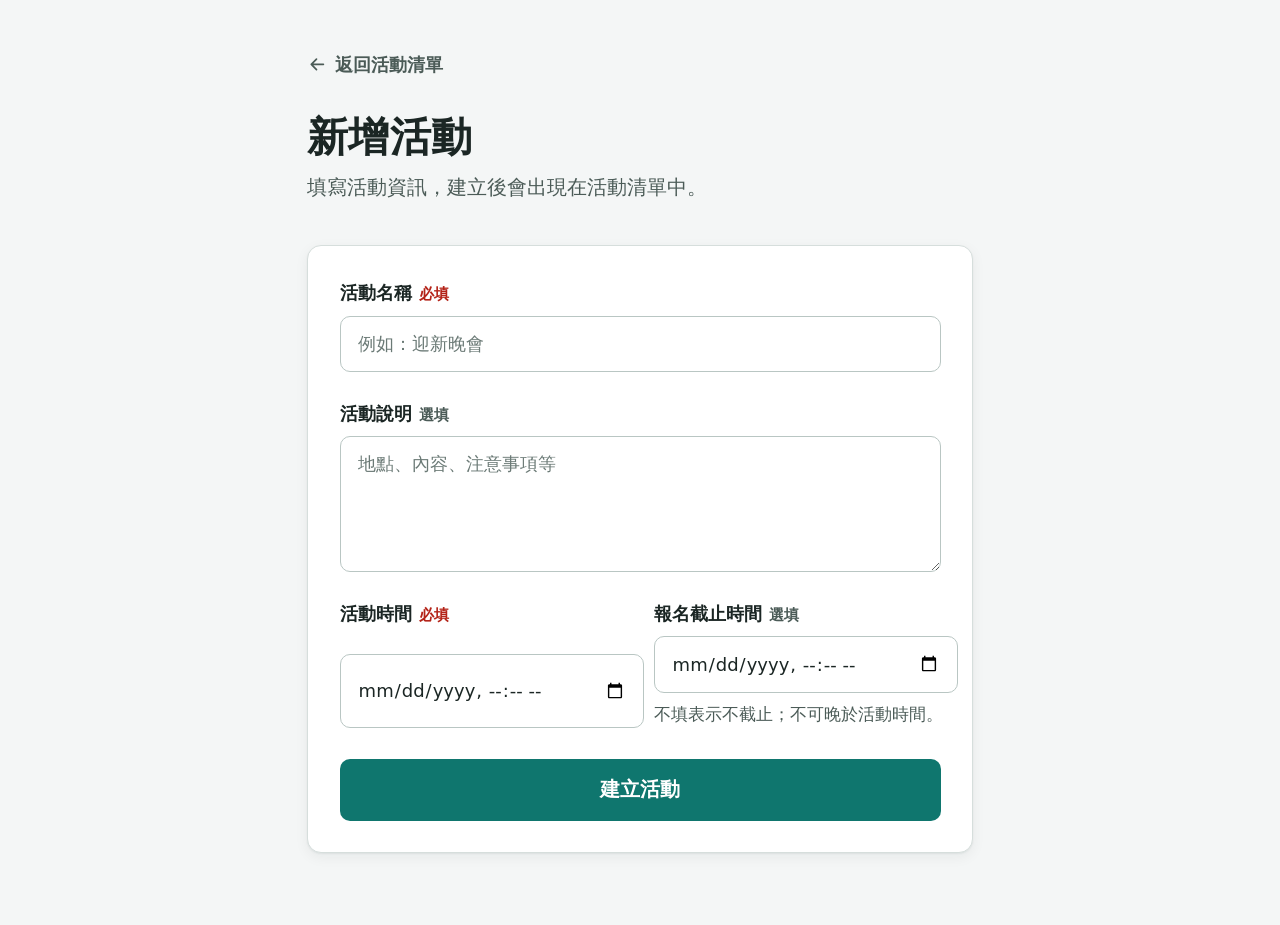
<file: frontend/create.html>
<!DOCTYPE html>
<html lang="zh-TW">
<head>
    <meta charset="UTF-8">
    <meta name="viewport" content="width=device-width, initial-scale=1">
    <title>新增活動｜活動報名平台</title>
    <link rel="stylesheet" href="css/style.css">
</head>
<body>
<main class="container narrow">
    <a href="index.html" class="back-link">
        <svg class="icon" viewBox="0 0 24 24" aria-hidden="true"><path d="M19 12H5M11 6l-6 6 6 6"/></svg>
        返回活動清單
    </a>

    <header class="page-head">
        <div>
            <h1>新增活動</h1>
            <p class="lead">填寫活動資訊，建立後會出現在活動清單中。</p>
        </div>
    </header>

    <form id="create-form" class="panel form-panel">
        <div class="field">
            <label for="title">活動名稱<span class="field-tag required">必填</span></label>
            <input type="text" id="title" required maxlength="100" placeholder="例如：迎新晚會">
        </div>

        <div class="field">
            <label for="description">活動說明<span class="field-tag">選填</span></label>
            <textarea id="description" rows="4" placeholder="地點、內容、注意事項等"></textarea>
        </div>

        <div class="field-row">
            <div class="field">
                <label for="event_date">活動時間<span class="field-tag required">必填</span></label>
                <input type="datetime-local" id="event_date" required>
            </div>

            <div class="field">
                <label for="deadline">報名截止時間<span class="field-tag">選填</span></label>
                <input type="datetime-local" id="deadline" aria-describedby="deadline-hint">
                <p id="deadline-hint" class="hint">不填表示不截止；不可晚於活動時間。</p>
            </div>
        </div>

        <div class="form-actions">
            <button type="submit" id="submit-btn" class="btn btn-primary">建立活動</button>
        </div>
    </form>
</main>

<script src="js/api.js"></script>
<script>
    document.getElementById('create-form').addEventListener('submit', async (e) => {
        e.preventDefault();
        const data = {
            title: document.getElementById('title').value.trim(),
            description: document.getElementById('description').value.trim(),
            event_date: document.getElementById('event_date').value.replace('T', ' '),
            deadline: document.getElementById('deadline').value.replace('T', ' ')
        };

        if (!data.title) {
            alert('活動名稱不可只有空白！');
            return;
        }
        // 格式都是 YYYY-MM-DD HH:MM，可以直接用字串比較先後
        if (data.deadline && data.event_date && data.deadline > data.event_date) {
            alert('報名截止時間不可晚於活動時間！');
            return;
        }

        // 送出期間停用按鈕，避免連點重複建立
        const btn = document.getElementById('submit-btn');
        btn.disabled = true;
        const res = await createEvent(data);
        btn.disabled = false;

        if (res.ok) {
            alert('活動建立成功！');
            window.location.href = 'index.html';
        } else {
            alert('建立失敗：' + res.error);
        }
    });
</script>
</body>
</html>
</file>
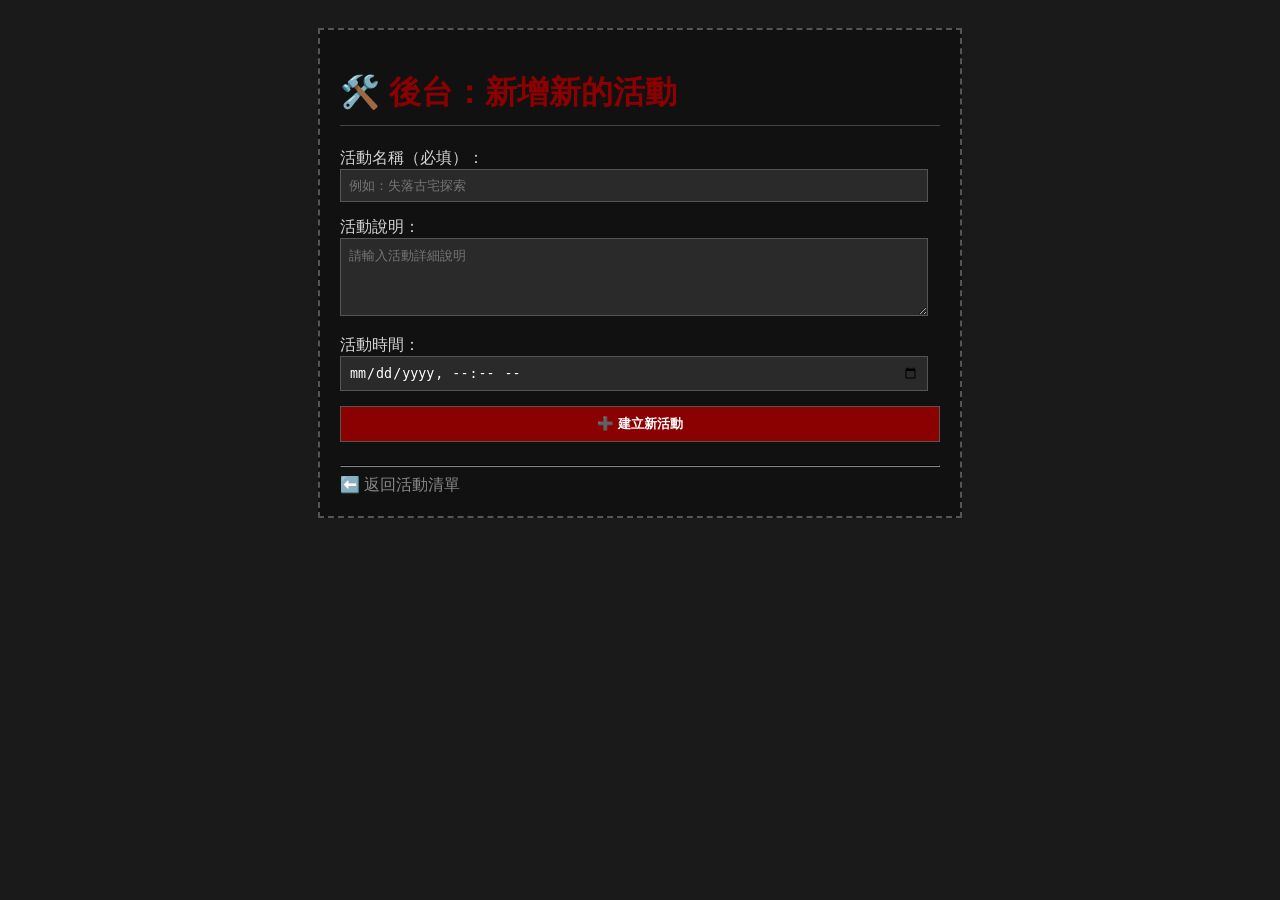
<file: frontend/index (2).html>
<!DOCTYPE html>
<html lang="zh-TW">
<head>
    <meta charset="UTF-8">
    <title>🏚️ 廢墟活動平台 - 新增活動</title>
    <style>
        body { background-color: #1a1a1a; color: #d4d4d4; font-family: sans-serif; padding: 20px; }
        .container { max-width: 600px; margin: 0 auto; border: 2px dashed #555; padding: 20px; background-color: #111; }
        h1 { color: #8b0000; border-bottom: 1px solid #444; padding-bottom: 10px; }
        input, textarea, button { background-color: #2a2a2a; border: 1px solid #555; color: #fff; padding: 8px; width: 95%; margin-bottom: 15px; }
        button { background-color: #8b0000; font-weight: bold; cursor: pointer; width: 100%; }
        button:hover { background-color: #ff0000; }
        .back-link { color: #888; text-decoration: none; }
        .back-link:hover { color: #fff; }
    </style>
</head>
<body>
<div class="container">
    <h1>🛠️ 後台：新增新的活動</h1>
    <form id="create-form">
        <label>活動名稱（必填）：</label>
        <input type="text" id="title" required placeholder="例如：失落古宅探索">
        
        <label>活動說明：</label>
        <textarea id="description" rows="4" placeholder="請輸入活動詳細說明"></textarea>
        
        <label>活動時間：</label>
        <input type="datetime-local" id="event_date" required>
        
        <button type="submit">➕ 建立新活動</button>
    </form>
    <hr style="border-color: #333;">
    <a href="index.html" class="back-link">⬅️ 返回活動清單</a>
</div>

<script src="js/api.js"></script>
<script>
    document.getElementById('create-form').addEventListener('submit', async (e) => {
        e.preventDefault();
        const data = {
            title: document.getElementById('title').value.trim(),
            description: document.getElementById('description').value.trim(),
            event_date: document.getElementById('event_date').value.replace('T', ' ')
        };
        
        const res = await createEvent(data);
        if (res.ok) {
            alert('活動建立成功！');
            window.location.href = 'index.html';
        } else {
            alert('建立失敗：' + res.error);
        }
    });
</script>
</body>
</html>
</file>
<file: frontend/css/style.css>
/* =========================================================
   活動報名平台：共用樣式（淺色系、大字級）
   主色：深青綠 #0f766e（白底對比 5.4:1，符合 WCAG AA）
   ========================================================= */

:root {
    --primary: #0f766e;
    --primary-hover: #115e59;
    --primary-soft: #e6f2f0;
    --primary-ring: #8fcfc6;

    --bg: #f4f6f6;
    --surface: #ffffff;
    --surface-muted: #eef1f1;
    --border: #d6dedc;
    --border-strong: #b9c6c3;

    --text: #1b2624;
    --text-muted: #4b5b57;

    --error: #b42318;
    --error-soft: #fdeceb;
    --error-border: #f3c1bc;

    --radius: 14px;
    --radius-sm: 10px;
    --shadow: 0 1px 2px rgba(16, 38, 34, 0.06), 0 4px 14px rgba(16, 38, 34, 0.06);

    --font: "Noto Sans TC", "Microsoft JhengHei", "PingFang TC", "Heiti TC", system-ui, sans-serif;
}

*,
*::before,
*::after {
    box-sizing: border-box;
}

html {
    font-size: 112.5%; /* 18px */
    -webkit-text-size-adjust: 100%;
}

body {
    margin: 0;
    background-color: var(--bg);
    color: var(--text);
    font-family: var(--font);
    font-size: 1rem;
    line-height: 1.65;
}

/* ---------- 版面 ---------- */

.container {
    max-width: 1000px;
    margin: 0 auto;
    padding: 2.5rem 1.5rem 4rem;
}

.container.narrow {
    max-width: 720px;
}

h1,
h2,
h3 {
    margin: 0;
    line-height: 1.3;
    font-weight: 700;
    color: var(--text);
}

h1 {
    font-size: 2.25rem; /* 約 40px */
    letter-spacing: 0.01em;
}

h2 {
    font-size: 1.5rem; /* 約 27px */
}

p {
    margin: 0;
}

.page-head {
    display: flex;
    flex-wrap: wrap;
    align-items: flex-end;
    justify-content: space-between;
    gap: 1.25rem;
    margin-bottom: 2.25rem;
}

.page-head .lead {
    margin-top: 0.5rem;
}

.lead {
    font-size: 1.1rem;
    color: var(--text-muted);
}

.section-head {
    margin-bottom: 1.25rem;
}

.panel {
    background: var(--surface);
    border: 1px solid var(--border);
    border-radius: var(--radius);
    box-shadow: var(--shadow);
    padding: 1.75rem;
}

.panel + .panel {
    margin-top: 1.5rem;
}

.eyebrow {
    font-size: 0.95rem;
    font-weight: 700;
    color: var(--primary-hover);
}

/* ---------- 圖示 ---------- */

.icon {
    width: 1.15em;
    height: 1.15em;
    flex-shrink: 0;
    vertical-align: -0.2em;
    fill: none;
    stroke: currentColor;
    stroke-width: 2;
    stroke-linecap: round;
    stroke-linejoin: round;
}

/* ---------- 連結與按鈕 ---------- */

a {
    color: var(--primary);
}

a:hover {
    color: var(--primary-hover);
}

:focus-visible {
    outline: 3px solid var(--primary);
    outline-offset: 3px;
}

.back-link {
    display: inline-flex;
    align-items: center;
    gap: 0.4rem;
    margin-bottom: 1.5rem;
    padding: 0.25rem 0;
    font-weight: 600;
    text-decoration: none;
    color: var(--text-muted);
    border-radius: 6px;
}

.back-link:hover {
    color: var(--primary);
}

.btn {
    display: inline-flex;
    align-items: center;
    justify-content: center;
    gap: 0.45rem;
    min-height: 3rem;
    padding: 0.65rem 1.4rem;
    border: 1px solid transparent;
    border-radius: var(--radius-sm);
    font-family: inherit;
    font-size: 1rem;
    font-weight: 700;
    line-height: 1.3;
    text-decoration: none;
    cursor: pointer;
    transition: background-color 0.15s ease, border-color 0.15s ease, color 0.15s ease;
}

.btn-primary {
    background-color: var(--primary);
    color: #fff;
}

.btn-primary:hover {
    background-color: var(--primary-hover);
    color: #fff;
}

.btn-secondary {
    background-color: var(--surface);
    color: var(--primary-hover);
    border-color: var(--border-strong);
}

.btn-secondary:hover {
    background-color: var(--primary-soft);
    border-color: var(--primary);
    color: var(--primary-hover);
}

.btn:disabled,
.btn-disabled,
.btn-disabled:hover {
    background-color: #e3e8e7;
    border-color: #e3e8e7;
    color: #56625f;
    cursor: not-allowed;
}

/* ---------- 首頁：活動卡片 ---------- */

.event-grid {
    display: grid;
    grid-template-columns: repeat(auto-fill, minmax(min(100%, 400px), 1fr));
    gap: 1.5rem;
}

.event-grid > p {
    grid-column: 1 / -1;
}

.event-card {
    display: flex;
    flex-direction: column;
    gap: 1rem;
    background: var(--surface);
    border: 1px solid var(--border);
    border-radius: var(--radius);
    box-shadow: var(--shadow);
    padding: 1.6rem 1.6rem 1.5rem;
}

.event-card-head {
    display: flex;
    align-items: flex-start;
    justify-content: space-between;
    gap: 0.75rem;
}

.event-title {
    font-size: 1.35rem;
    overflow-wrap: anywhere;
}

.event-desc {
    color: var(--text-muted);
    overflow-wrap: anywhere;
    white-space: pre-line;
}

.event-meta {
    display: grid;
    gap: 0.5rem;
    margin: 0;
    padding: 1rem 1.1rem;
    background: var(--bg);
    border-radius: var(--radius-sm);
}

.event-meta > div {
    display: flex;
    flex-wrap: wrap;
    align-items: baseline;
    column-gap: 0.75rem;
}

.event-meta dt {
    display: inline-flex;
    align-items: center;
    gap: 0.4rem;
    min-width: 6.5em;
    color: var(--text-muted);
}

.event-meta dt .icon {
    color: var(--primary);
}

.event-meta dd {
    margin: 0;
    font-weight: 600;
}

.count {
    font-size: 1.15em;
    font-weight: 700;
    color: var(--primary-hover);
}

.card-actions {
    display: flex;
    flex-wrap: wrap;
    gap: 0.75rem;
    margin-top: auto;
}

.card-actions .btn {
    flex: 1 1 9rem;
}

.badge {
    flex-shrink: 0;
    display: inline-block;
    padding: 0.15rem 0.7rem;
    border-radius: 999px;
    font-size: 0.9rem;
    font-weight: 700;
    white-space: nowrap;
}

.badge-open {
    background: var(--primary-soft);
    color: var(--primary-hover);
}

.badge-closed {
    background: #e3e8e7;
    color: #46524f;
}

/* 已截止：卡片淡化 */
.event-card.closed {
    background: var(--surface-muted);
    box-shadow: none;
}

.event-card.closed .event-title,
.event-card.closed .event-meta dd,
.event-card.closed .count {
    color: var(--text-muted);
}

.event-card.closed .event-meta {
    background: #e6eaea;
}

.event-card.closed .event-meta dt .icon {
    color: var(--text-muted);
}

/* ---------- 表單 ---------- */

.form-panel {
    display: grid;
    gap: 1.5rem;
}

.field {
    display: grid;
    gap: 0.45rem;
}

.field-row {
    display: grid;
    grid-template-columns: repeat(auto-fit, minmax(min(100%, 260px), 1fr));
    gap: 1.5rem;
}

label {
    font-weight: 700;
}

.field-tag {
    margin-left: 0.4rem;
    font-size: 0.85rem;
    font-weight: 600;
    color: var(--text-muted);
}

.field-tag.required {
    color: var(--error);
}

.hint {
    font-size: 0.92rem;
    color: var(--text-muted);
}

input,
textarea {
    width: 100%;
    min-height: 3.1rem;
    padding: 0.7rem 0.95rem;
    border: 1.5px solid var(--border-strong);
    border-radius: var(--radius-sm);
    background-color: var(--surface);
    color: var(--text);
    font-family: inherit;
    font-size: 1rem;
    line-height: 1.5;
    transition: border-color 0.15s ease, box-shadow 0.15s ease;
}

textarea {
    resize: vertical;
    min-height: 7.5rem;
}

input::placeholder,
textarea::placeholder {
    color: #6b7a76;
}

input:hover,
textarea:hover {
    border-color: #8fa29d;
}

input:focus,
textarea:focus {
    outline: none;
    border-color: var(--primary);
    box-shadow: 0 0 0 3px var(--primary-ring);
}

/* 使用者操作過後仍不合法（例如必填沒填）就標紅 */
input:user-invalid,
textarea:user-invalid {
    border-color: var(--error);
    background-color: #fffafa;
}

input:user-invalid:focus,
textarea:user-invalid:focus {
    box-shadow: 0 0 0 3px var(--error-border);
}

.form-actions {
    padding-top: 0.25rem;
}

.form-actions .btn {
    width: 100%;
    min-height: 3.4rem;
    font-size: 1.1rem;
}

/* ---------- 報名頁：活動摘要 ---------- */

.summary-title {
    margin-top: 0.3rem;
    font-size: 1.6rem;
    overflow-wrap: anywhere;
}

#act-info {
    margin-top: 0.75rem;
}

#register-form {
    margin-top: 1.5rem;
}

/* ---------- 報名清單頁 ---------- */

.summary-row {
    display: flex;
    flex-wrap: wrap;
    align-items: flex-end;
    justify-content: space-between;
    gap: 1rem 2rem;
}

.reg-count-line {
    font-size: 1.15rem;
    font-weight: 600;
}

.reg-count-line #reg-count {
    font-size: 1.6rem;
    font-weight: 700;
    color: var(--primary-hover);
}

.table-wrap {
    margin-top: 1.5rem;
    overflow-x: auto;
    -webkit-overflow-scrolling: touch;
}

table {
    width: 100%;
    min-width: 520px;
    border-collapse: separate;
    border-spacing: 0;
    background: var(--surface);
    border: 1px solid var(--border);
    border-radius: var(--radius);
    overflow: hidden;
}

th,
td {
    padding: 0.9rem 1.15rem;
    text-align: left;
    border-bottom: 1px solid var(--border);
}

th {
    background-color: var(--primary-soft);
    color: #0b4a44;
    font-weight: 700;
    white-space: nowrap;
}

td {
    overflow-wrap: anywhere;
}

td:nth-child(2),
td:nth-child(3) {
    white-space: nowrap;
    font-variant-numeric: tabular-nums;
}

tbody tr:nth-child(even) {
    background-color: #f6f8f8;
}

tbody tr:last-child td {
    border-bottom: none;
}

#message {
    margin-top: 1.5rem;
}

/* ---------- 狀態訊息 ---------- */

.muted {
    color: var(--text-muted);
}

.event-grid > p.muted,
#message.muted {
    padding: 2rem 1.5rem;
    text-align: center;
    background: var(--surface);
    border: 1px solid var(--border);
    border-radius: var(--radius);
}

.error {
    padding: 0.85rem 1.1rem;
    border: 1px solid var(--error-border);
    border-radius: var(--radius-sm);
    background: var(--error-soft);
    color: var(--error);
    font-weight: 600;
}

/* ---------- 小螢幕 ---------- */

@media (max-width: 600px) {
    .container {
        padding: 1.5rem 1rem 3rem;
    }

    h1 {
        font-size: 1.85rem;
    }

    h2 {
        font-size: 1.35rem;
    }

    .page-head {
        margin-bottom: 1.75rem;
    }

    .page-head .btn {
        width: 100%;
    }

    .panel,
    .event-card {
        padding: 1.25rem;
    }

    .summary-title {
        font-size: 1.4rem;
    }
}

@media (prefers-reduced-motion: reduce) {
    * {
        transition: none !important;
    }
}
</file>
